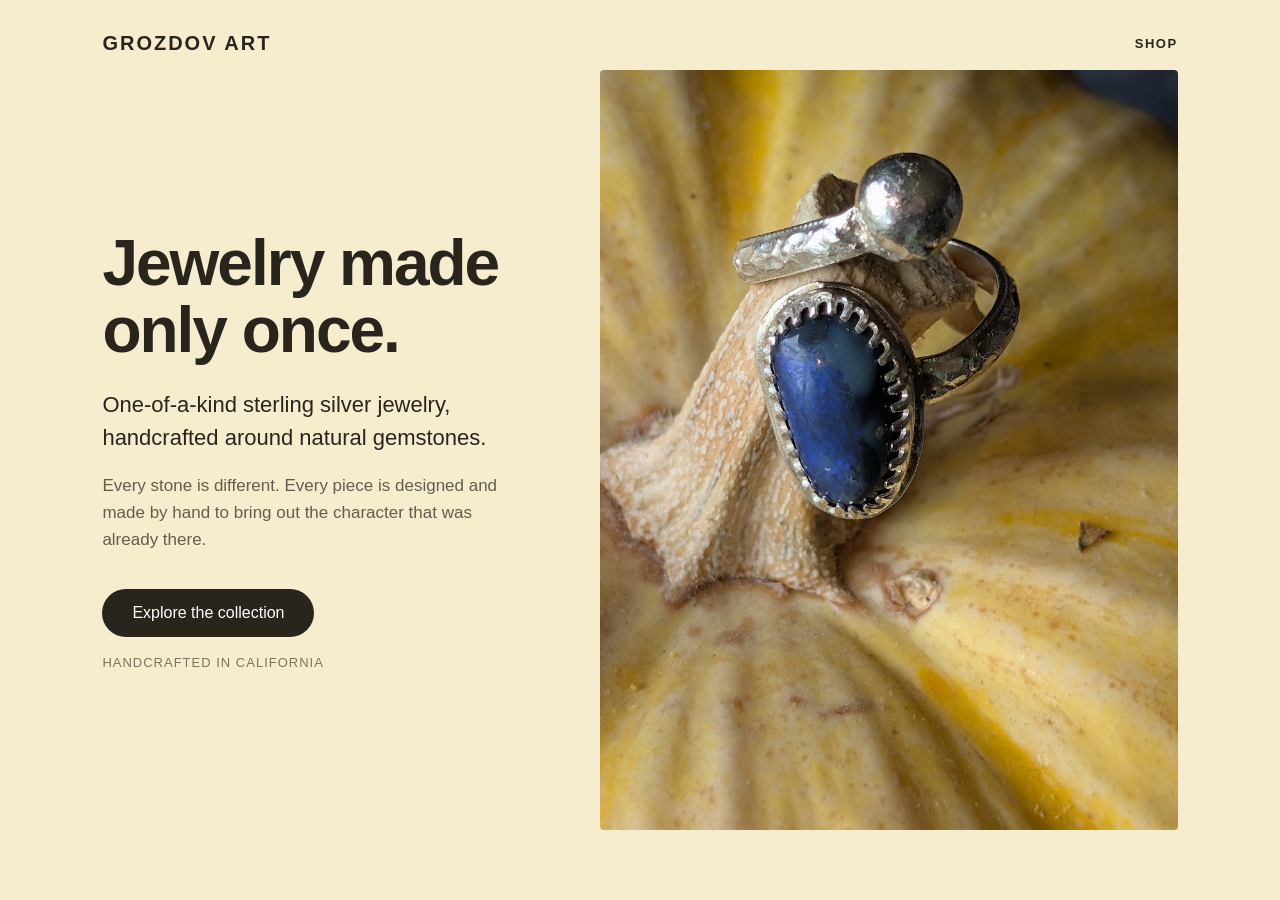
<file: index.html>
<!DOCTYPE html>
<html lang="en">
<head>
  <meta charset="UTF-8">
  <meta name="viewport" content="width=device-width, initial-scale=1.0">

  <title>Grozdov Art Jewelry</title>
  <meta name="description" content="One-of-a-kind sterling silver jewelry handcrafted with natural gemstones.">

  <style>
    * {
      box-sizing: border-box;
    }

    body {
      margin: 0;
      font-family: Arial, Helvetica, sans-serif;
      background: #f6edcf;
      color: #29251d;
    }

    .hero {
      min-height: 100vh;
      display: flex;
      align-items: center;
      justify-content: center;
      padding: 60px 8%;
    }

    .hero-container {
      width: 100%;
      max-width: 1250px;
      display: grid;
      grid-template-columns: 0.85fr 1.15fr;
      align-items: center;
      gap: 70px;
    }

    .hero-text {
      max-width: 500px;
    }

    h1 {
      font-size: clamp(44px, 5vw, 72px);
      line-height: 1.05;
      margin: 0 0 24px;
      font-weight: 600;
      letter-spacing: -2px;
    }

    .tagline {
      font-size: 22px;
      line-height: 1.5;
      margin: 0 0 18px;
    }

    .description {
      font-size: 17px;
      line-height: 1.6;
      color: #655d4c;
      margin: 0 0 36px;
    }

    .shop-button {
      display: inline-block;
      padding: 15px 30px;
      background: #29251d;
      color: white;
      text-decoration: none;
      border-radius: 30px;
      font-size: 16px;
    }

    .shop-button:hover {
      opacity: 0.85;
    }

    .small-note {
      margin-top: 18px;
      font-size: 13px;
      color: #7d735e;
      letter-spacing: 1px;
      text-transform: uppercase;
    }

    .hero-image img {
      width: 100%;
      max-height: 760px;
      object-fit: cover;
      display: block;
      border-radius: 4px;
    }

    .site-header {
  position: absolute;
  top: 0;
  left: 0;
  width: 100%;
  padding: 32px 8%;
  display: flex;
  justify-content: space-between;
  align-items: center;
  z-index: 10;
}

.brand {
  color: #29251d;
  text-decoration: none;
  font-size: 20px;
  font-weight: 700;
  letter-spacing: 2px;
}

.nav-shop {
  color: #29251d;
  text-decoration: none;
  font-size: 13px;
  font-weight: 600;
  letter-spacing: 1.5px;
}

.brand:hover,
.nav-shop:hover {
  opacity: 0.6;
}
    
    @media (max-width: 800px) {
      .hero {
        padding: 35px 24px 50px;
      }

      .hero-container {
        grid-template-columns: 1fr;
        gap: 35px;
      }

      .hero-text {
        order: 2;
      }

      .hero-image {
        order: 1;
      }

      h1 {
        font-size: 44px;
      }

      .tagline {
        font-size: 19px;
      }

      .hero-image img {
        max-height: 60vh;
      }
    }
  </style>
</head>

<body>

  <header class="site-header">
    <a class="brand" href="/">GROZDOV ART</a>
    <a class="nav-shop"
       href="https://grozdovs.square.site"
       target="_blank"
       rel="noopener">
      SHOP
    </a>
  </header>
  
  <main class="hero">
    <div class="hero-container">

      <section class="hero-text">
        <h1>Jewelry made only once.</h1>

        <p class="tagline">
          One-of-a-kind sterling silver jewelry,
          handcrafted around natural gemstones.
        </p>

        <p class="description">
          Every stone is different. Every piece is designed and made by hand
          to bring out the character that was already there.
        </p>

        <a class="shop-button"
           href="https://grozdovs.square.site"
           target="_blank"
           rel="noopener">
          Explore the collection
        </a>

        <div class="small-note">
          Handcrafted in California
        </div>
      </section>

      <div class="hero-image">
        <img src="autumn-ring.jpg"
             alt="Handcrafted sterling silver gemstone ring by Grozdov Art">
      </div>

    </div>
  </main>

</body>
</html>
</file>
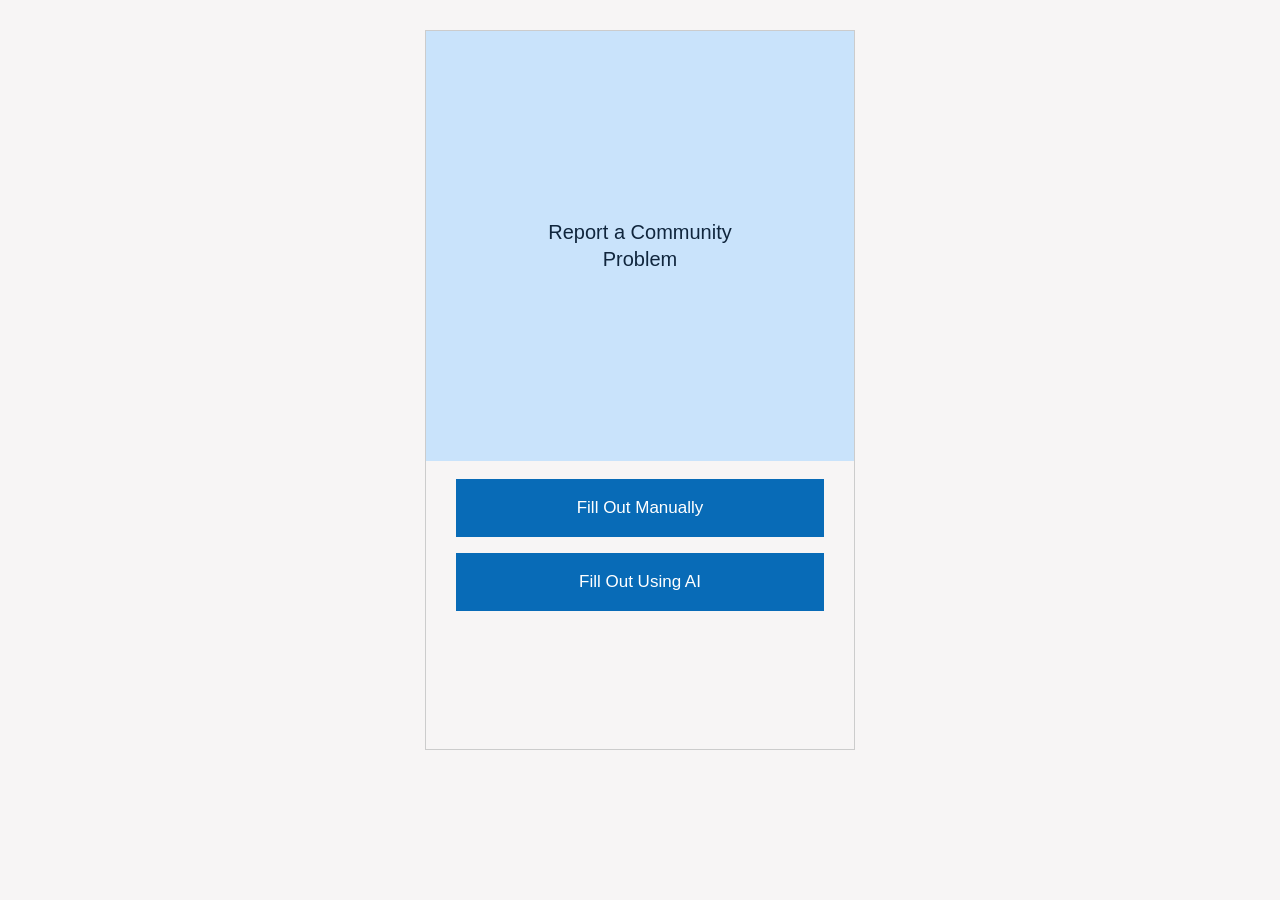
<file: 402x/index.html>
<!DOCTYPE html>
<html lang="en">
<head>
  <meta charset="UTF-8">
  <meta name="viewport"
        content="width=device-width, initial-scale=1.0, viewport-fit=cover">

  <title>Citizen Problem Reporter</title>

  <style>
    * {
      box-sizing: border-box;
    }

    html, body {
      margin: 0;
      min-height: 100%;
      font-family: Arial, Helvetica, sans-serif;
      background: #f7f5f5;
      color: #10263d;
    }

    body {
      display: flex;
      justify-content: center;
    }

    .app {
      width: 100%;
      max-width: 430px;
      min-height: 100vh;
      background: #f7f5f5;
      display: flex;
      flex-direction: column;
    }

    /* ---------- MESSAGE AREA ---------- */

    .message-panel {
      background: #c9e3fb;
      min-height: 58vh;
      padding: 24px 22px;
      display: flex;
      flex-direction: column;
      align-items: center;
      text-align: center;
    }

    .control-panel {
      justify-content: center;
    }

    .app-title {
      margin: 0;
      font-size: 20px;
      font-weight: 400;
      line-height: 1.35;
    }

    .persuasive-copy {
      margin-top: 55px;
    }

    .persuasive-copy p {
      margin: 0;
      font-size: 21px;
      line-height: 1.65;
    }

    .reassurance {
      margin-top: 22px !important;
      font-size: 16px !important;
      line-height: 1.55 !important;
      font-style: italic;
    }

    /* ---------- BUTTON AREA ---------- */

    .choices {
      padding: 18px 30px 32px;
      display: flex;
      flex-direction: column;
      gap: 16px;
    }

    .choice-button {
      width: 100%;
      min-height: 58px;
      border: none;
      border-radius: 0;
      background: #086bb7;
      color: white;
      font-size: 17px;
      font-weight: 400;
      cursor: pointer;
    }

    .choice-button:active {
      transform: scale(0.99);
    }

    /* ---------- ADMIN PANEL ---------- */

    .admin-panel {
      display: none;
      margin: 20px;
      padding: 15px;
      border: 1px solid #aaa;
      background: white;
      color: #222;
      font-size: 14px;
    }

    .admin-panel.visible {
      display: block;
    }

    .admin-panel input {
      width: 70px;
      padding: 5px;
      margin: 5px;
    }

    .admin-panel button {
      padding: 6px 10px;
      margin: 4px;
    }

    @media (min-width: 700px) {
      body {
        padding-top: 30px;
      }

      .app {
        min-height: 720px;
        border: 1px solid #ccc;
      }

      .message-panel {
        min-height: 430px;
      }
    }
  </style>
</head>

<body>

<div class="app">

  <main id="cover"></main>

  <div id="adminPanel" class="admin-panel">
    <strong>Researcher controls</strong>

    <p>
      Next participant:
      <strong id="participantNumber"></strong>
    </p>

    <p>
      Next condition:
      <strong id="conditionName"></strong>
    </p>

    <label>
      Set next participant number:
      <input id="participantInput" type="number" min="1">
    </label>

    <button onclick="setParticipantNumber()">Set</button>
    <button onclick="resetExperiment()">Reset to 1</button>
  </div>

</div>


<script>

  /* ==========================================================
     SURVEY123 FORMS
     ========================================================== */

  const portal =
    "https://testexb.maps.arcgis.com";

  const surveys = {

    // CONTROL / NO PERSUASION

    controlManual:
      "https://survey123.arcgis.com/share/5f9784a9971a4c32b6647059d9647b6f" +
      "?portalUrl=" + encodeURIComponent(portal),

    controlAI:
      "https://survey123.arcgis.com/share/4686ddd6478244689d27d384c34df3a6" +
      "?portalUrl=" + encodeURIComponent(portal),


    // PERSUASIVE

    persuasiveManual:
      "https://survey123.arcgis.com/share/f06453f686fd479982e6c77bf42befc5" +
      "?portalUrl=" + encodeURIComponent(portal),

    persuasiveAI:
      "https://survey123.arcgis.com/share/a4f03ebf32ea48c88f6258d778ecf71a" +
      "?portalUrl=" + encodeURIComponent(portal)
  };


  /* ==========================================================
     PARTICIPANT COUNTER
     ========================================================== */

  const STORAGE_KEY = "citizenReporterParticipant";

  function getParticipantNumber() {

    const saved =
      parseInt(localStorage.getItem(STORAGE_KEY), 10);

    if (!saved || saved < 1) {
      return 1;
    }

    return saved;
  }


  function isControl(participantNumber) {

    // Odd participants = Control
    // Even participants = Persuasive

    return participantNumber % 2 === 1;
  }


  /* ==========================================================
     DRAW COVER
     ========================================================== */

  function renderCover() {

    const participant = getParticipantNumber();
    const control = isControl(participant);

    const cover = document.getElementById("cover");


    if (control) {

      cover.innerHTML = `
        <section class="message-panel control-panel">

          <h1 class="app-title">
            Report a Community<br>
            Problem
          </h1>

        </section>

        <section class="choices">

          <button
            class="choice-button"
            onclick="openSurvey('controlManual')">
            Fill Out Manually
          </button>

          <button
            class="choice-button"
            onclick="openSurvey('controlAI')">
            Fill Out Using AI
          </button>

        </section>
      `;

    } else {

      cover.innerHTML = `
        <section class="message-panel">

          <h1 class="app-title">
            Report a Community<br>
            Problem
          </h1>

          <div class="persuasive-copy">

            <p>
              We recommend choosing the second option.
              AI will identify the problem and
              draft the report for you.
            </p>

            <p class="reassurance">
              You stay in control – review and edit
              everything before submitting.
            </p>

          </div>

        </section>

        <section class="choices">

          <button
            class="choice-button"
            onclick="openSurvey('persuasiveManual')">
            Fill Out Manually
          </button>

          <button
            class="choice-button"
            onclick="openSurvey('persuasiveAI')">
            Fill Out Using AI
          </button>

        </section>
      `;
    }


    updateAdminPanel();
  }


  /* ==========================================================
     OPEN SURVEY + ADVANCE CONDITION
     ========================================================== */

  function openSurvey(surveyName) {

    const participant = getParticipantNumber();

    /*
       Advance counter BEFORE leaving the page.

       Therefore:
       participant 1 = Control
       participant 2 = Persuasive
       participant 3 = Control
       etc.

       Refreshing the cover itself does NOT change condition.
    */

    localStorage.setItem(
      STORAGE_KEY,
      participant + 1
    );

    window.location.href = surveys[surveyName];
  }


  /* ==========================================================
     ADMIN MODE
     Open:
     index.html?admin=1
     ========================================================== */

  function adminModeEnabled() {

    const params =
      new URLSearchParams(window.location.search);

    return params.get("admin") === "1";
  }


  function updateAdminPanel() {

    if (!adminModeEnabled()) {
      return;
    }

    const panel =
      document.getElementById("adminPanel");

    panel.classList.add("visible");

    const participant =
      getParticipantNumber();

    document.getElementById(
      "participantNumber"
    ).textContent = participant;

    document.getElementById(
      "conditionName"
    ).textContent =
      isControl(participant)
        ? "CONTROL"
        : "PERSUASIVE";

    document.getElementById(
      "participantInput"
    ).value = participant;
  }


  function setParticipantNumber() {

    const value =
      parseInt(
        document.getElementById(
          "participantInput"
        ).value,
        10
      );

    if (!value || value < 1) {
      alert("Enter a participant number of 1 or greater.");
      return;
    }

    localStorage.setItem(
      STORAGE_KEY,
      value
    );

    renderCover();
  }


  function resetExperiment() {

    const confirmed =
      confirm(
        "Reset the next participant to #1 (Control)?"
      );

    if (!confirmed) {
      return;
    }

    localStorage.setItem(
      STORAGE_KEY,
      1
    );

    renderCover();
  }


  /* ==========================================================
     START
     ========================================================== */

  renderCover();

</script>

</body>
</html>
</file>
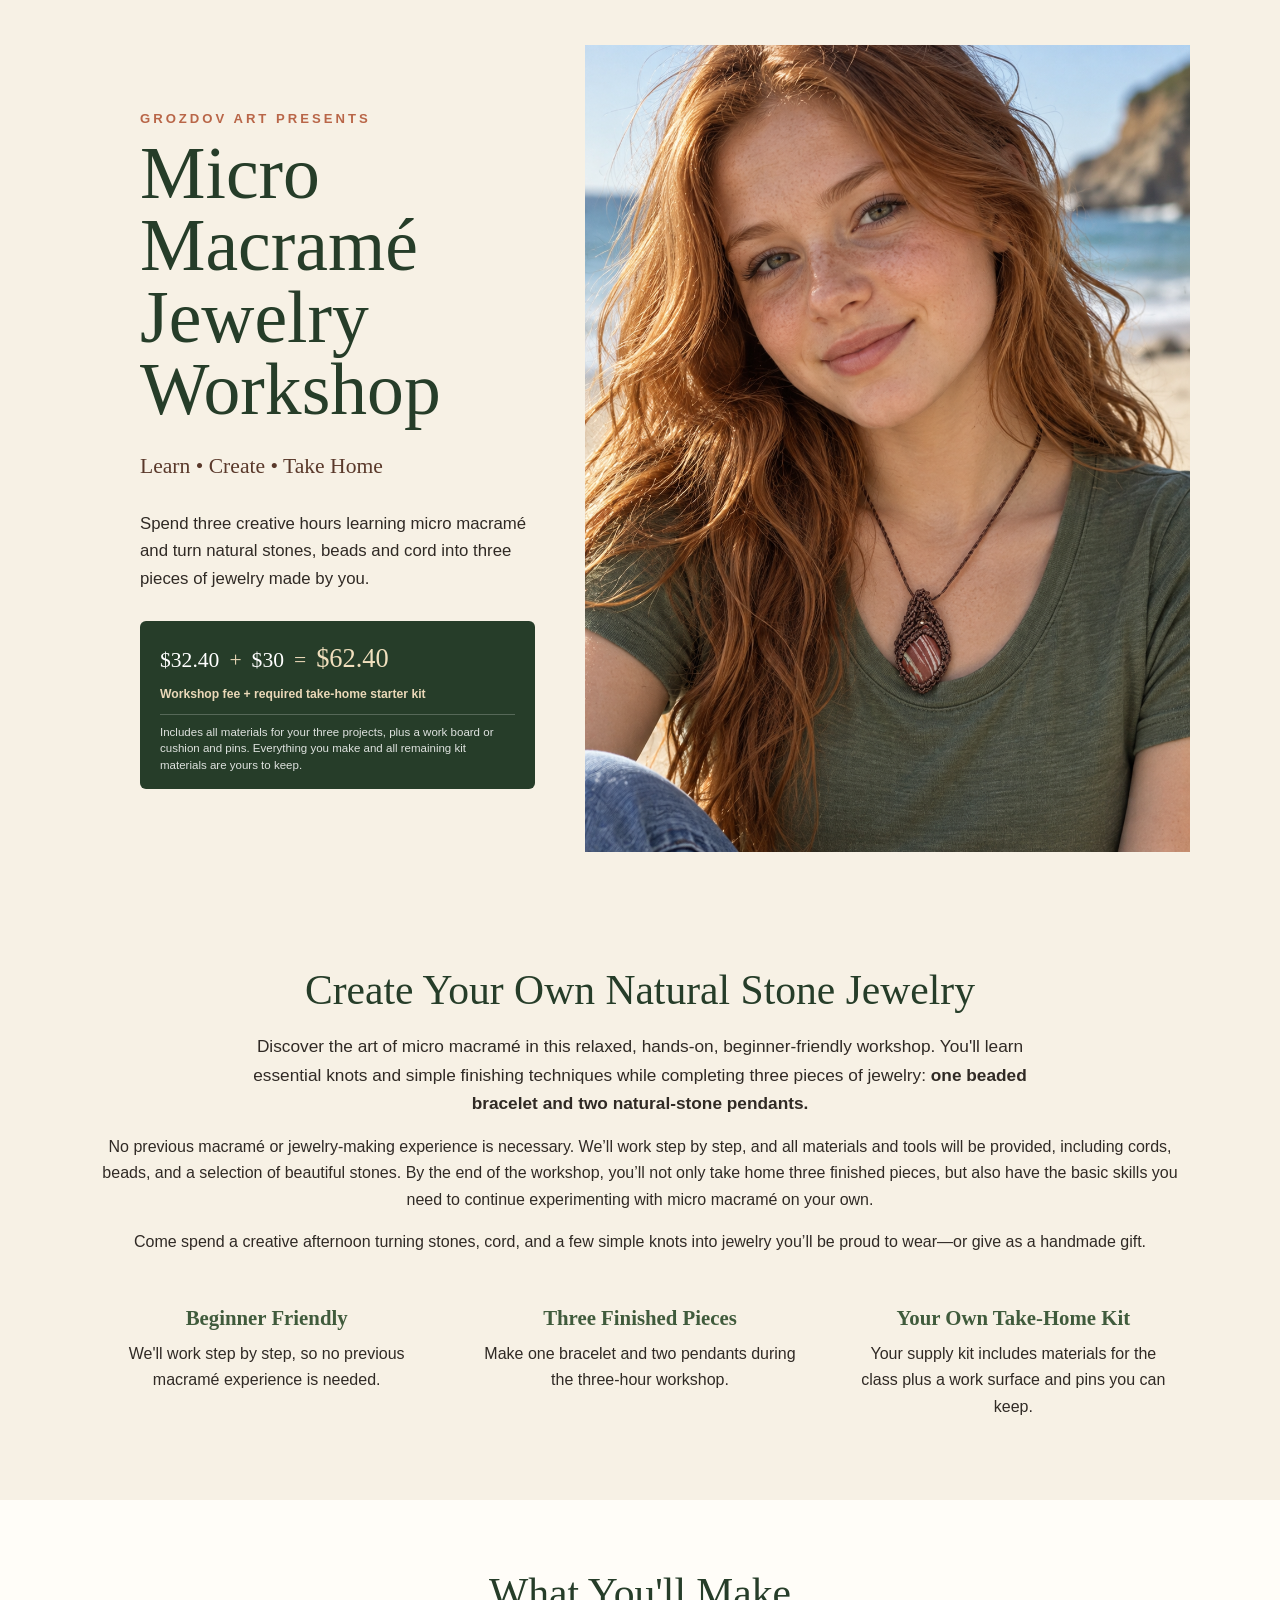
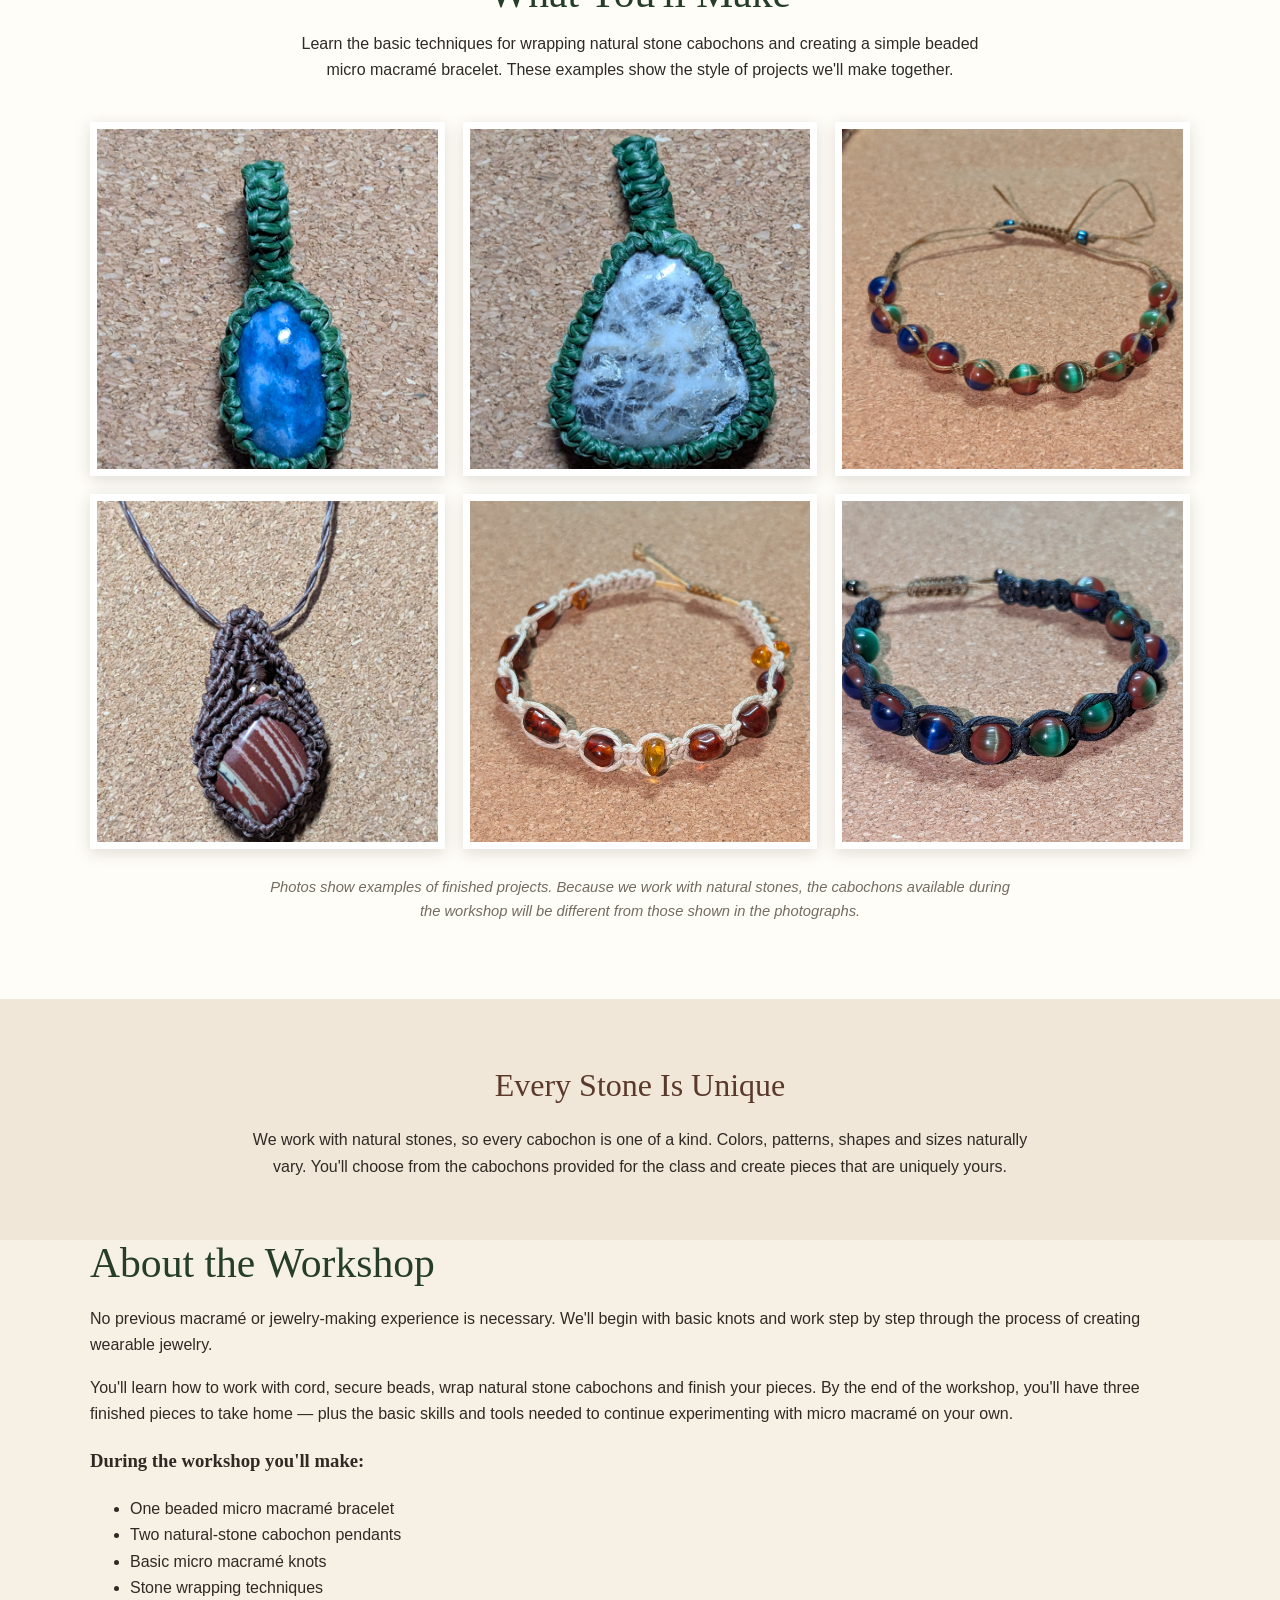
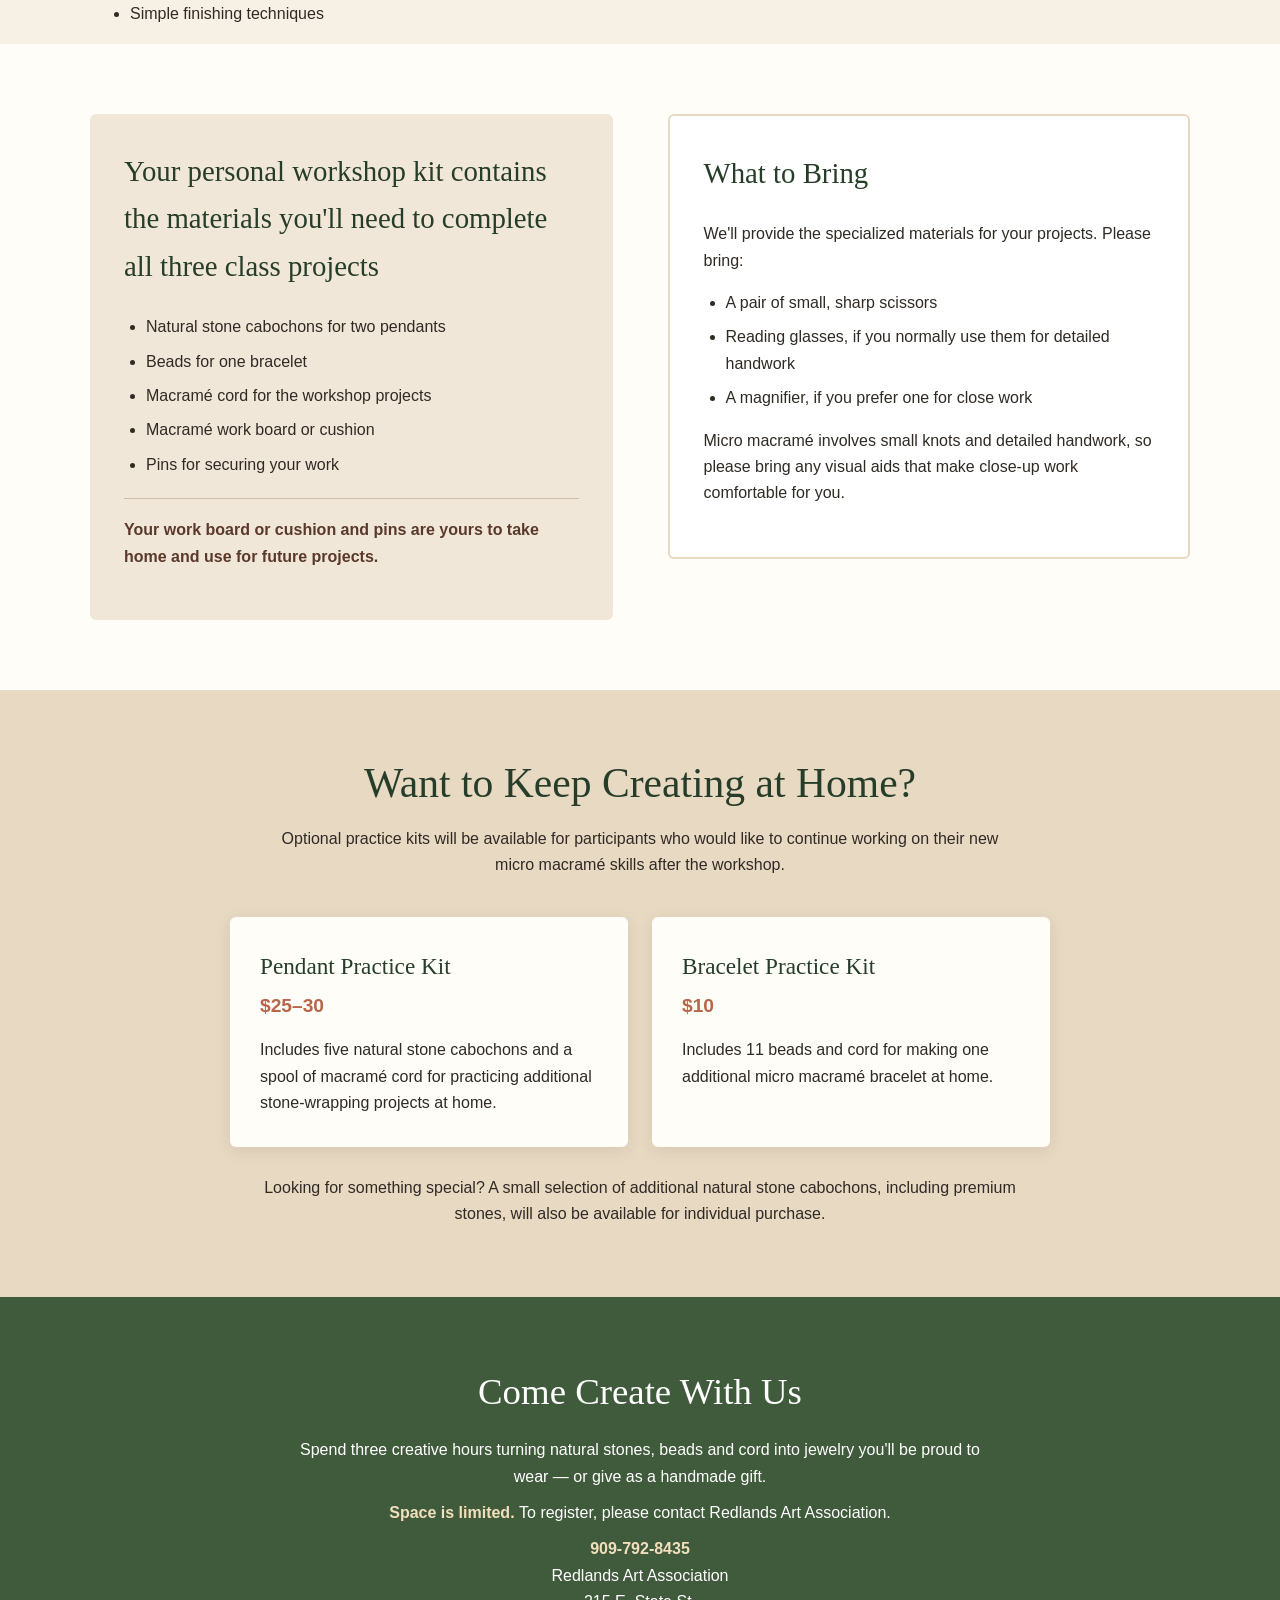
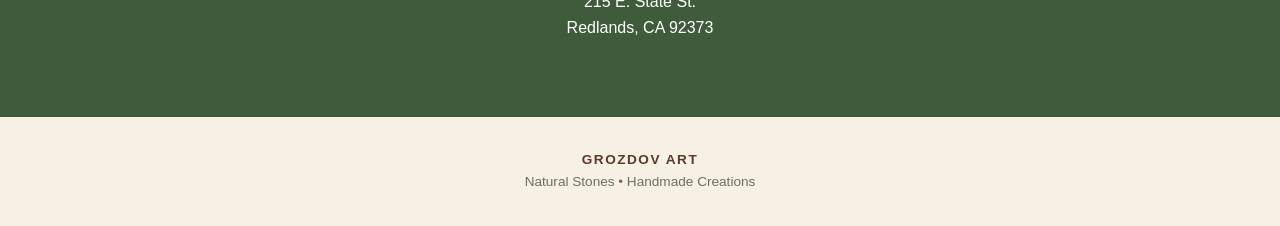
<file: micromacrame/index.html>
<!DOCTYPE html>
<html lang="en">
<head>
  <meta charset="UTF-8">
  <meta name="viewport" content="width=device-width, initial-scale=1.0">

  <!-- This page is intended for direct-link workshop promotion only -->
  <meta name="robots" content="noindex, nofollow, noarchive">

  <title>Micro Macramé Jewelry Workshop | Grozdov Art</title>

  <style>
    :root {
      --green: #405b3c;
      --dark-green: #263d29;
      --cream: #f7f1e5;
      --sand: #e8d9c3;
      --light-sand: #f1e7d8;
      --brown: #5a392b;
      --terracotta: #b96648;
      --text: #302a25;
      --muted: #746b61;
      --white: #fffdf8;
    }

    * {
      box-sizing: border-box;
    }

    html {
      scroll-behavior: smooth;
    }

    body {
      margin: 0;
      font-family: Arial, Helvetica, sans-serif;
      color: var(--text);
      background: var(--cream);
      line-height: 1.65;
    }

    img {
      max-width: 100%;
      display: block;
    }

    .container {
      width: min(1100px, 92%);
      margin: 0 auto;
    }

    h1,
    h2,
    h3 {
      font-family: Georgia, "Times New Roman", serif;
    }


    /* =========================
       HERO
       ========================= */

    .hero {
  background: var(--cream);
  padding: 45px 0;
}

.hero .container {
  display: grid;
  grid-template-columns: 0.9fr 1.1fr;
  max-width: 1200px;
  min-height: 570px;
  align-items: stretch;
}

.hero-box {
  margin: 0;
  padding: 55px 50px;

  display: flex;
  flex-direction: column;
  justify-content: center;

  background: var(--cream);
  box-shadow: none;
  border-radius: 0;
}

.hero-photo {
  min-height: 570px;
}

.hero-photo img {
  width: 100%;
  height: 100%;
  object-fit: cover;

  /* Show the face AND the pendant */
  object-position: center center;
}

    .eyebrow {
      color: var(--terracotta);
      text-transform: uppercase;
      letter-spacing: 3px;
      font-weight: bold;
      font-size: 0.82rem;
    }

    h1 {
      margin: 7px 0 8px;

      color: var(--dark-green);

      font-size: clamp(2.5rem, 6vw, 4.6rem);
      line-height: 0.98;
      font-weight: normal;
    }

    .subtitle {
      margin: 16px 0 8px;

      color: var(--brown);

      font-family: Georgia, "Times New Roman", serif;
      font-size: 1.35rem;
    }

    .hero-description {
      margin-bottom: 0;
      font-size: 1.05rem;
    }

    .hero-price {
  margin-top: 28px;
  max-width: 440px;
  padding: 16px 20px;

  background: var(--dark-green);
  color: white;

  border-radius: 6px;
}

.hero-price-line {
  display: flex;
  align-items: baseline;
  gap: 10px;

  font-family: Georgia, "Times New Roman", serif;
  font-size: 1.35rem;
}

.hero-price-line b {
  color: #ead8b8;
  font-weight: normal;
}

.hero-total {
  color: #f1dfbd;
  font-size: 1.65rem;
}

.hero-price-labels {
  margin-top: 4px;

  color: #ead8b8;
  font-size: 0.76rem;
  font-weight: bold;
}

.hero-price-note {
  margin-top: 10px;
  padding-top: 9px;

  border-top: 1px solid rgba(255,255,255,0.22);

  color: rgba(255,255,255,0.85);
  font-size: 0.72rem;
  line-height: 1.4;
}


    /* =========================
       INTRODUCTION
       ========================= */

    .intro {
      padding: 70px 0 60px;
      text-align: center;
    }

    .section-title {
      margin-top: 0;
      margin-bottom: 18px;

      color: var(--dark-green);

      font-size: clamp(2rem, 4vw, 2.6rem);
      font-weight: normal;
      line-height: 1.15;
    }

    .intro-text {
      max-width: 790px;
      margin: 0 auto;

      font-size: 1.08rem;
    }

    .highlights {
      display: grid;
      grid-template-columns: repeat(3, 1fr);

      gap: 20px;

      margin-top: 25px;
    }

    .highlight {
      padding: 20px 15px;
    }

    .highlight-icon {
      display: flex;
      align-items: center;
      justify-content: center;

      width: 58px;
      height: 58px;

      margin: 0 auto 15px;

      border-radius: 50%;

      background: var(--green);
      color: white;

      font-family: Georgia, serif;
      font-size: 1.5rem;
    }

    .highlight strong {
      display: block;

      margin-bottom: 6px;

      color: var(--green);

      font-family: Georgia, serif;
      font-size: 1.3rem;
    }


    /* =========================
       PROJECT GALLERY
       ========================= */

    .projects {
      padding: 70px 0 75px;

      background: var(--white);
    }

    .projects .section-title {
      text-align: center;
    }

    .projects-intro {
      max-width: 720px;

      margin: -5px auto 38px;

      text-align: center;
    }

    .project-grid {
      display: grid;
      grid-template-columns: repeat(3, 1fr);

      gap: 18px;
    }

    .project-grid img {
      width: 100%;
      aspect-ratio: 1 / 1;

      object-fit: cover;

      border: 7px solid white;

      box-shadow:
        0 4px 15px rgba(50, 35, 20, 0.15);
    }

    .photo-note {
      max-width: 760px;

      margin: 26px auto 0;

      color: var(--muted);

      text-align: center;
      font-size: 0.92rem;
      font-style: italic;
    }


    /* =========================
       NATURAL STONES
       ========================= */

    .stones {
      padding: 60px 0;

      background: var(--light-sand);
    }

    .stones-box {
      max-width: 800px;

      margin: 0 auto;

      text-align: center;
    }

    .stones-box h2 {
      margin: 0 0 15px;

      color: var(--brown);

      font-size: 2rem;
      font-weight: normal;
    }

    .stones-box p {
      margin-bottom: 0;
    }


   


    /* =========================
       INFO CARD
       ========================= */

    .info-card {
      padding: 36px;

      background: var(--dark-green);
      color: white;

      border-radius: 6px;

      box-shadow:
        0 8px 25px rgba(0, 0, 0, 0.14);
    }

    .info-card h2 {
      margin: 0 0 20px;

      color: white;

      font-size: 1.8rem;
      font-weight: normal;
    }

    .info-row {
      padding: 17px 0;

      border-top:
        1px solid rgba(255, 255, 255, 0.23);
    }

    .info-row:first-of-type {
      border-top: none;
    }

    .info-row strong {
      display: block;

      margin-bottom: 3px;

      color: #ead8b8;

      text-transform: uppercase;
      letter-spacing: 1.5px;
      font-size: 0.76rem;
    }

    .price {
      font-family: Georgia, serif;
      font-size: 1.4rem;
    }

    .small {
      display: block;

      margin-top: 5px;

      color: rgba(255, 255, 255, 0.83);

      font-size: 0.88rem;
    }


    /* =========================
       SUPPLY KIT
       ========================= */

    .supply-section {
      padding: 70px 0;

      background: var(--white);
    }

    .supply-grid {
      display: grid;
      grid-template-columns: 1fr 1fr;

      gap: 55px;

      align-items: start;
    }

    .supply-box,
    .bring-box {
      padding: 34px;

      border-radius: 6px;
    }

    .supply-box {
      background: var(--light-sand);
    }

    .bring-box {
      border: 2px solid var(--sand);
      background: white;
    }

    .supply-box h2,
    .bring-box h2 {
      margin-top: 0;

      color: var(--dark-green);

      font-size: 1.8rem;
      font-weight: normal;
    }

    .supply-box ul,
    .bring-box ul {
      padding-left: 22px;
    }

    .supply-box li,
    .bring-box li {
      margin: 8px 0;
    }

    .take-home {
      margin-top: 20px;
      padding-top: 18px;

      border-top: 1px solid #cdbda6;

      color: var(--brown);

      font-weight: bold;
    }


    /* =========================
       OPTIONAL PRACTICE KITS
       ========================= */

    .practice {
      padding: 70px 0;

      background: var(--sand);
    }

    .practice .section-title,
    .practice-intro {
      text-align: center;
    }

    .practice-intro {
      max-width: 730px;

      margin: 0 auto 38px;
    }

    .practice-grid {
      display: grid;
      grid-template-columns: repeat(2, 1fr);

      max-width: 820px;

      gap: 24px;

      margin: 0 auto;
    }

    .practice-card {
      padding: 30px;

      background: var(--white);

      border-radius: 6px;

      box-shadow:
        0 4px 16px rgba(50, 35, 20, 0.10);
    }

    .practice-card h3 {
      margin: 0 0 5px;

      color: var(--dark-green);

      font-size: 1.45rem;
      font-weight: normal;
    }

    .practice-price {
      margin-bottom: 15px;

      color: var(--terracotta);

      font-weight: bold;
      font-size: 1.2rem;
    }

    .practice-card p {
      margin-bottom: 0;
    }

    .premium-note {
      max-width: 800px;

      margin: 28px auto 0;

      text-align: center;
    }


    /* =========================
       REGISTRATION
       ========================= */

    .registration {
      padding: 65px 20px;

      background: var(--green);
      color: white;

      text-align: center;
    }

    .registration h2 {
      margin: 0 0 14px;

      color: white;

      font-size: 2.3rem;
      font-weight: normal;
    }

    .registration p {
      max-width: 690px;

      margin: 10px auto;
    }

    .registration strong {
      color: #f1dfbd;
    }


    /* =========================
       FOOTER
       ========================= */

    footer {
      padding: 32px 20px;

      background: var(--cream);

      color: var(--muted);

      text-align: center;
      font-size: 0.85rem;
    }

    footer strong {
      color: var(--brown);

      letter-spacing: 1.5px;
    }


    /* =========================
       MOBILE
       ========================= */

   @media (max-width: 750px) {

  .hero {
    padding: 0;
  }

  .hero .container {
    width: 100%;
    display: flex;
    flex-direction: column;
    min-height: auto;
  }

  .hero-box {
    width: 100%;
    margin: 0;
    padding: 38px 25px;
  }

  .hero-photo {
    min-height: 0;
  }

  .hero-photo img {
    width: 100%;
    height: auto;
    object-fit: contain;
  }

  .highlights,
  .project-grid,
  .details-grid,
  .supply-grid,
  .practice-grid {
    grid-template-columns: 1fr;
  }

  .project-grid {
    max-width: 500px;
    margin-left: auto;
    margin-right: auto;
  }

  .intro,
  .projects,
  .details,
  .supply-section,
  .practice {
    padding-top: 50px;
    padding-bottom: 50px;
  }

  .details-grid,
  .supply-grid {
    gap: 35px;
  }
}

  </style>
</head>


<body>


  <!-- =========================
       HERO
       ========================= -->

 <header class="hero">

  <div class="container">

    <!-- LEFT SIDE -->
    <div class="hero-box">

      <div class="eyebrow">
        Grozdov Art Presents
      </div>

      <h1>
        Micro Macramé<br>
        Jewelry Workshop
      </h1>

      <p class="subtitle">
        Learn • Create • Take Home
      </p>

      <p class="hero-description">
        Spend three creative hours learning micro macramé
        and turn natural stones, beads and cord into
        three pieces of jewelry made by you.
      </p>


      <!-- SMALL PRICE BOX -->
      <div class="hero-price">

        <div class="hero-price-line">
          <span>$32.40</span>
          <b>+</b>
          <span>$30</span>
          <b>=</b>
          <span class="hero-total">$62.40</span>
        </div>

        <div class="hero-price-labels">
          Workshop fee + required take-home starter kit
        </div>

        <div class="hero-price-note">
          Includes all materials for your three projects,
          plus a work board or cushion and pins.
          Everything you make and all remaining kit materials
          are yours to keep.
        </div>

      </div>
      <!-- END PRICE BOX -->

    </div>
    <!-- END LEFT SIDE -->


    <!-- RIGHT SIDE -->
    <div class="hero-photo">
      <img
        src="macrame-model.png"
        alt="Model wearing a natural stone micro macrame pendant"
      >
    </div>

  </div>

</header>



  <main>


    <!-- =========================
         INTRODUCTION
         ========================= -->

    <section class="intro">

      <div class="container">

        <h2 class="section-title">
          Create Your Own Natural Stone Jewelry
        </h2>

        <p class="intro-text">
          Discover the art of micro macramé in this relaxed,
          hands-on, beginner-friendly workshop. You'll learn
          essential knots and simple finishing techniques while
          completing three pieces of jewelry:
          <strong>one beaded bracelet and two natural-stone pendants.</strong>
          
        </p>
        <p>No previous macramé or jewelry-making experience is necessary. 
          We’ll work step by step, and all materials and tools will be provided, 
          including cords, beads, and a selection of beautiful stones. 
          By the end of the workshop, you’ll not only take home three finished pieces, 
          but also have the basic skills you need to continue experimenting with micro macramé on your own.</p>
        <p>Come spend a creative afternoon turning stones, cord, 
          and a few simple knots into jewelry you’ll be proud to wear—or give as a handmade gift.</p>


        <div class="highlights">

          <div class="highlight">

            <strong>
              Beginner Friendly
            </strong>

            We'll work step by step, so no previous
            macramé experience is needed.

          </div>


          <div class="highlight">

            <strong>
              Three Finished Pieces
            </strong>

            Make one bracelet and two pendants
            during the three-hour workshop.

          </div>

          <div class="highlight">

            <strong>
              Your Own Take-Home Kit
            </strong>

            Your supply kit includes materials for the class
            plus a work surface and pins you can keep.

          </div>

        </div>

      </div>

    </section>



    <!-- =========================
         PROJECT GALLERY
         ========================= -->

    <section class="projects">

      <div class="container">

        <h2 class="section-title">
          What You'll Make
        </h2>

        <p class="projects-intro">
          Learn the basic techniques for wrapping natural stone
          cabochons and creating a simple beaded micro macramé bracelet.
          These examples show the style of projects we'll make together.
        </p>


        <div class="project-grid">

          <img
            src="pendant-blue.jpg"
            alt="Natural stone micro macrame pendant"
          >

          <img
            src="pendant-stone.jpg"
            alt="Natural stone cabochon wrapped with micro macrame"
          >

          <img
            src="bracelet.jpg"
            alt="Handmade beaded micro macrame bracelet"
          >

          <img
            src="pendant-brown.jpg"
            alt="Brown striped natural stone micro macrame pendant"
          >

          <img
            src="bracelet-amber.jpg"
            alt="Amber colored bead macrame bracelet"
          >

          <img
            src="bracelet-dark.jpg"
            alt="Dark cord handmade macrame bracelet"
          >

        </div>


        <p class="photo-note">
          Photos show examples of finished projects.
          Because we work with natural stones, the cabochons
          available during the workshop will be different
          from those shown in the photographs.
        </p>

      </div>

    </section>



    <!-- =========================
         EVERY STONE IS UNIQUE
         ========================= -->

    <section class="stones">

      <div class="container">

        <div class="stones-box">

          <h2>
            Every Stone Is Unique
          </h2>

          <p>
            We work with natural stones, so every cabochon is
            one of a kind. Colors, patterns, shapes and sizes
            naturally vary. You'll choose from the cabochons
            provided for the class and create pieces that are
            uniquely yours.
          </p>

        </div>

      </div>

    </section>



    <!-- =========================
         WORKSHOP DETAILS
         ========================= -->

    <section class="details">

      <div class="container details-grid">


        <div>

          <h2 class="section-title">
            About the Workshop
          </h2>

          <p>
            No previous macramé or jewelry-making experience
            is necessary. We'll begin with basic knots and work
            step by step through the process of creating wearable
            jewelry.
          </p>

          <p>
            You'll learn how to work with cord, secure beads,
            wrap natural stone cabochons and finish your pieces.
            By the end of the workshop, you'll have three finished
            pieces to take home — plus the basic skills and tools
            needed to continue experimenting with micro macramé
            on your own.
          </p>


          <h3>
            During the workshop you'll make:
          </h3>

          <ul class="learn-list">

            <li>
              One beaded micro macramé bracelet
            </li>

            <li>
              Two natural-stone cabochon pendants
            </li>

            <li>
              Basic micro macramé knots
            </li>

            <li>
              Stone wrapping techniques
            </li>

            <li>
              Simple finishing techniques
            </li>

          </ul>

        </div>



        


      </div>

    </section>



    <!-- =========================
         SUPPLIES / WHAT TO BRING
         ========================= -->

    <section class="supply-section">

      <div class="container supply-grid">


        <div class="supply-box">

          <h2>
            Your personal workshop kit contains the materials
            you'll need to complete all three class projects
          </h2>
          <ul>

            <li>
              Natural stone cabochons for two pendants
            </li>

            <li>
              Beads for one bracelet
            </li>

            <li>
              Macramé cord for the workshop projects
            </li>

            <li>
              Macramé work board or cushion
            </li>

            <li>
              Pins for securing your work
            </li>

          </ul>


          <p class="take-home">
            Your work board or cushion and pins are yours
            to take home and use for future projects.
          </p>

        </div>



        <div class="bring-box">

          <h2>
            What to Bring
          </h2>

          <p>
            We'll provide the specialized materials for
            your projects. Please bring:
          </p>


          <ul>

            <li>
              A pair of small, sharp scissors
            </li>

            <li>
              Reading glasses, if you normally use them
              for detailed handwork
            </li>

            <li>
              A magnifier, if you prefer one for close work
            </li>

          </ul>


          <p>
            Micro macramé involves small knots and detailed
            handwork, so please bring any visual aids that
            make close-up work comfortable for you.
          </p>

        </div>


      </div>

    </section>



    <!-- =========================
         OPTIONAL PRACTICE KITS
         ========================= -->

    <section class="practice">

      <div class="container">

        <h2 class="section-title">
          Want to Keep Creating at Home?
        </h2>

        <p class="practice-intro">
          Optional practice kits will be available for participants
          who would like to continue working on their new
          micro macramé skills after the workshop.
        </p>


        <div class="practice-grid">


          <div class="practice-card">

            <h3>
              Pendant Practice Kit
            </h3>

            <div class="practice-price">
              $25–30
            </div>

            <p>
              Includes five natural stone cabochons
              and a spool of macramé cord for practicing
              additional stone-wrapping projects at home.
            </p>

          </div>



          <div class="practice-card">

            <h3>
              Bracelet Practice Kit
            </h3>

            <div class="practice-price">
              $10
            </div>

            <p>
              Includes 11 beads and cord for making
              one additional micro macramé bracelet
              at home.
            </p>

          </div>


        </div>


        <p class="premium-note">
          Looking for something special?
          A small selection of additional natural stone
          cabochons, including premium stones, will also
          be available for individual purchase.
        </p>

      </div>

    </section>



    <!-- =========================
         REGISTRATION
         ========================= -->

    <section class="registration">

      <h2>
        Come Create With Us
      </h2>

      <p>
        Spend three creative hours turning natural stones,
        beads and cord into jewelry you'll be proud to wear
        — or give as a handmade gift.
      </p>

      <p>
        <strong>
          Space is limited.
        </strong>
        To register, please contact Redlands Art Association.
      </p>

      <p>
        <strong>
          909-792-8435
        </strong>
        <br>

        Redlands Art Association<br>
        215 E. State St.<br>
        Redlands, CA 92373
      </p>

    </section>


  </main>



  <!-- =========================
       FOOTER
       ========================= -->

  <footer>

    <strong>
      GROZDOV ART
    </strong>

    <br>

    Natural Stones • Handmade Creations

  </footer>


</body>
</html>
</file>
